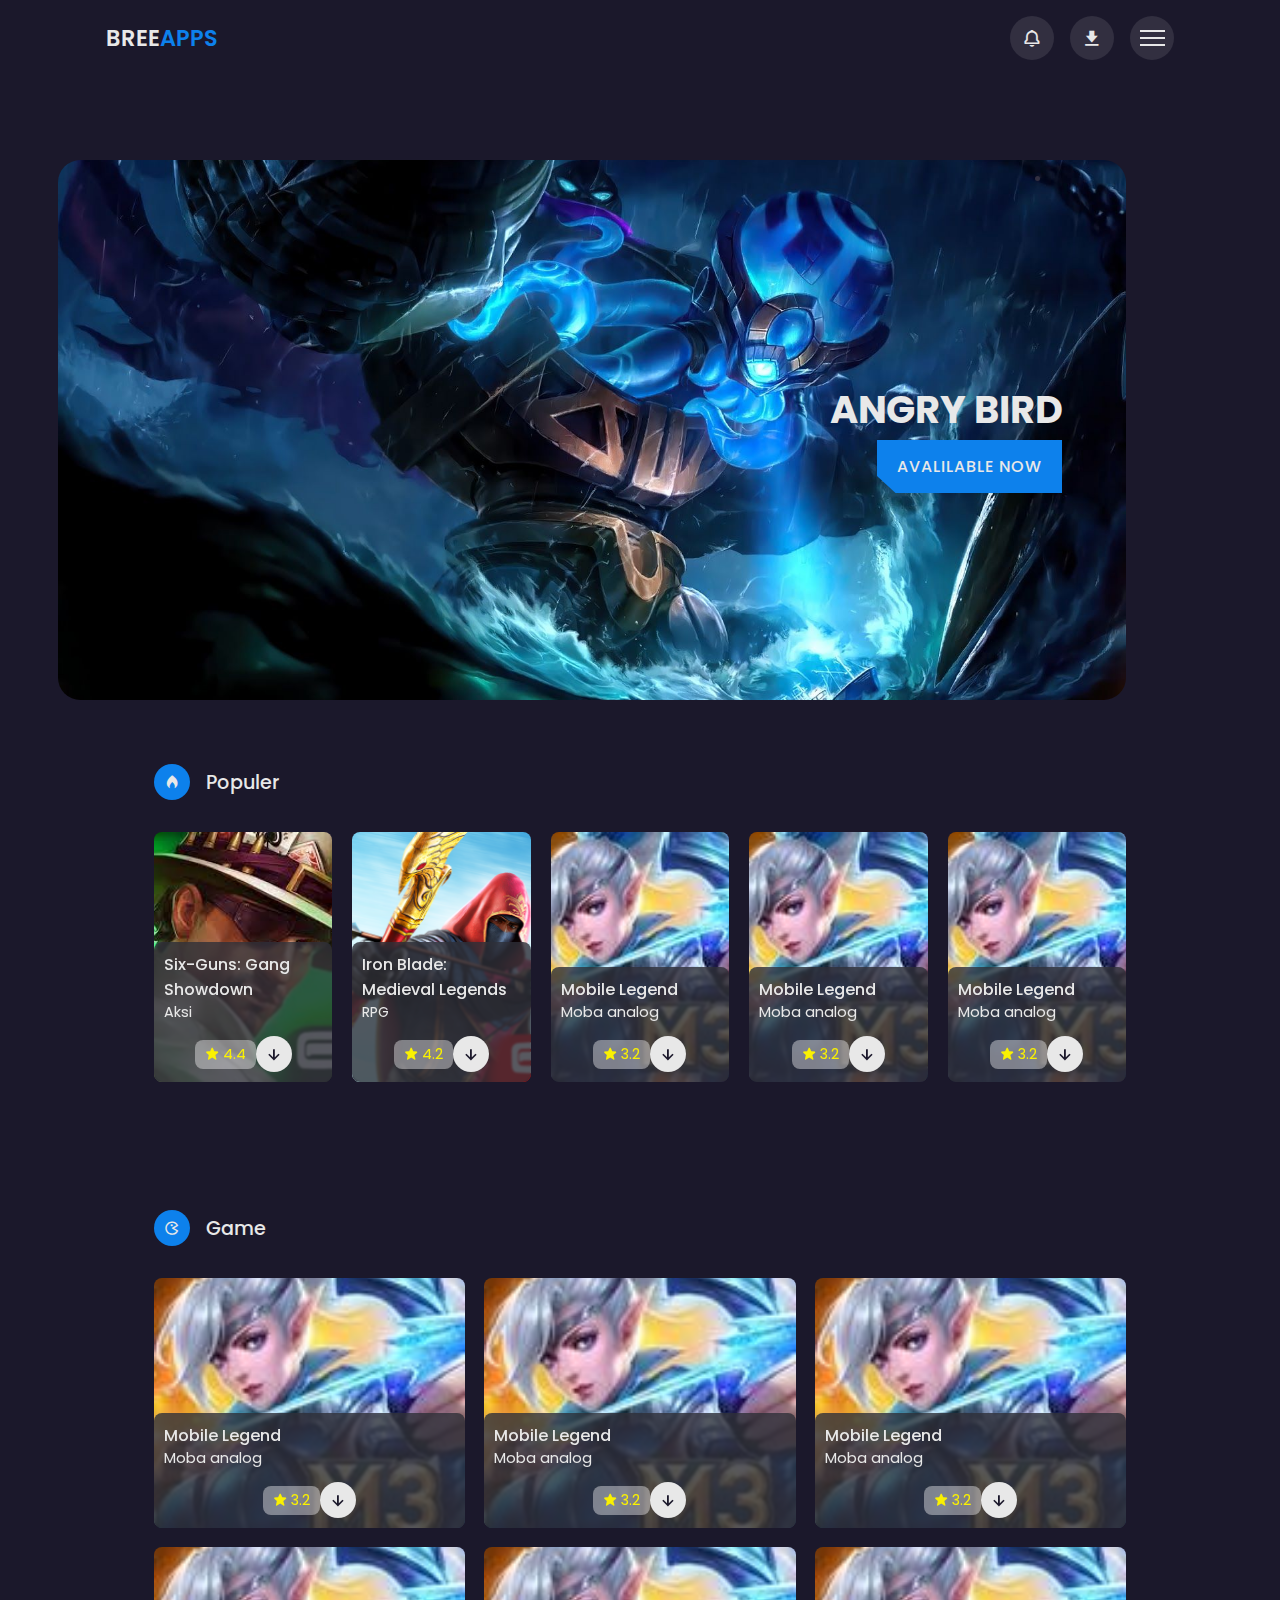
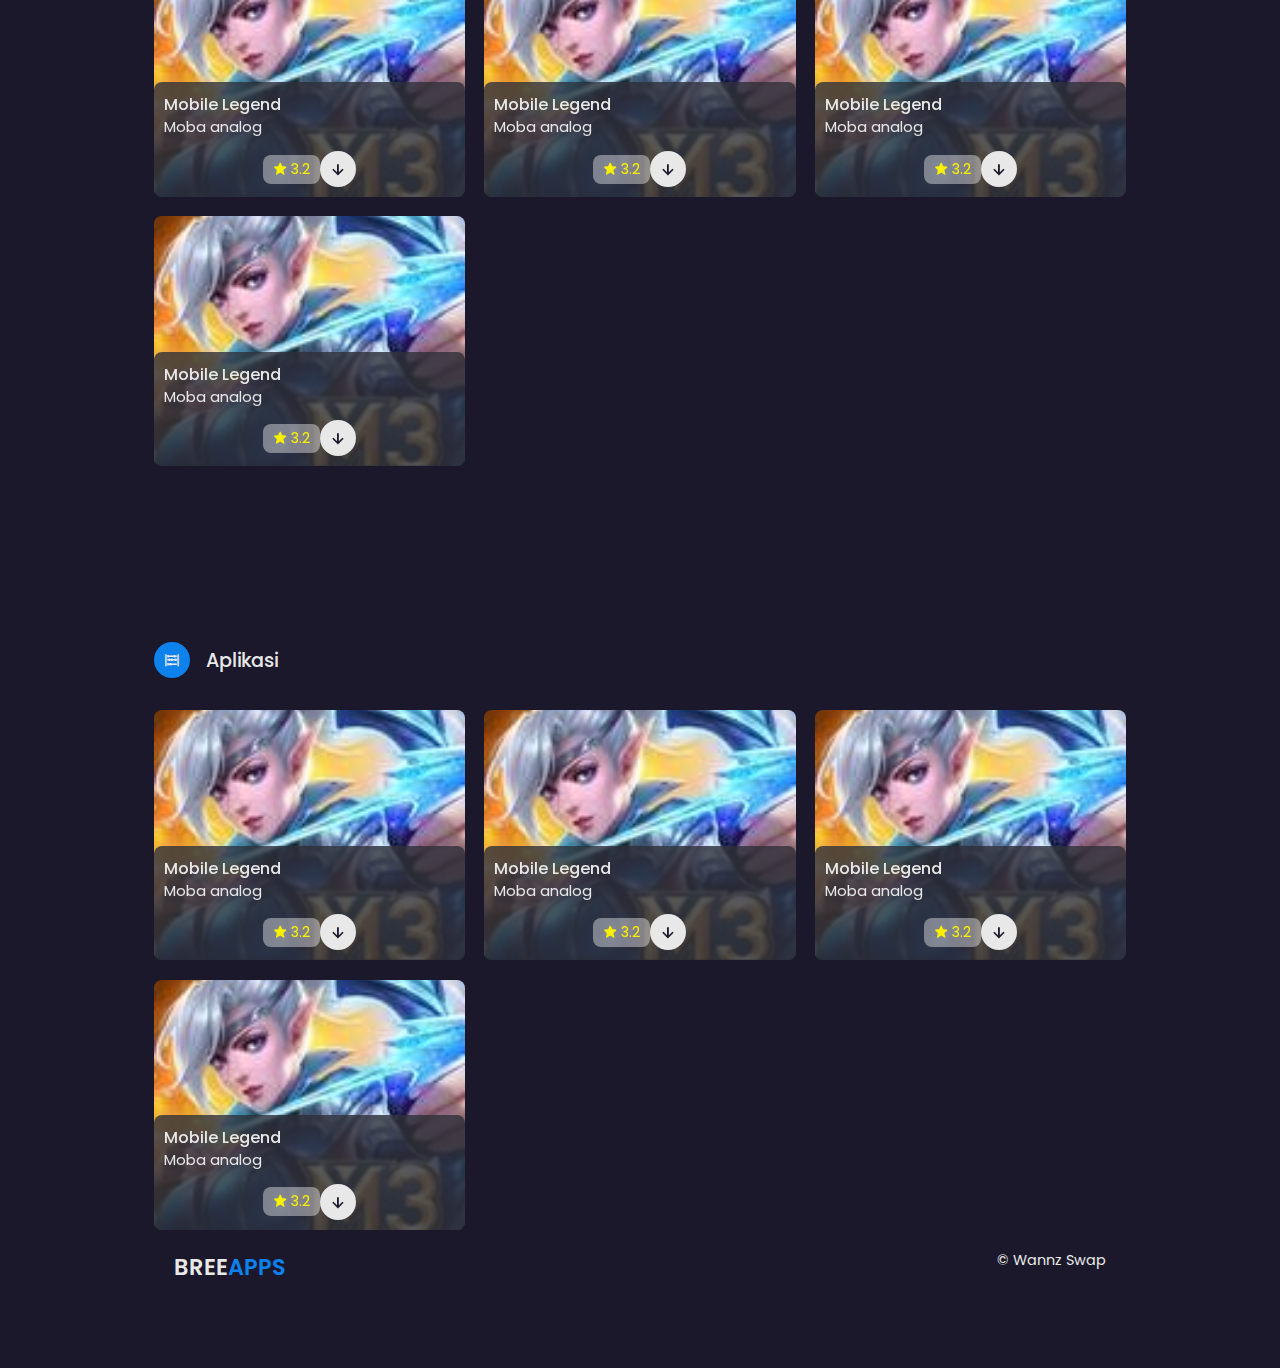
<file: index.html>
<!DOCTYPE html>
<html lang="en">

<head>
    <meta charset="UTF-8">
    <meta http-equiv="X-UA-Compatible" content="IE=edge">
    <meta name="viewport" content="width=device-width, initial-scale=1.0">
    <title>BreeApps</title>
    <link rel="stylesheet" href="css/style.css">
    <link rel="shortcut icon" href="img/slide.jpg" type="image/x-icon">
    <link href='https://unpkg.com/boxicons@2.1.2/css/boxicons.min.css' rel='stylesheet'>
    <link rel="stylesheet" href="css/swiper-bundle.css">
    <link rel="stylesheet" href="https://cdn.jsdelivr.net/npm/swiper@8/swiper-bundle.min.css" />

</head>

<body>
    <div class="progress">
        <div class="progress-bar" id="scrool-bar">

        </div>
    </div>
    <!--Header-->
    <header>
        <!--Nav-->
        <div class="nav container">
            <!--Logo-->
            <a href="index.html" class="logo">Bree<span>Apps</span></a>
            <!--NavIcons-->
            <div class="nav-icons">
                <i class="bx bx-bell bx-tada" id="bell-icon"><span></span></i>
                <i class="bx bxs-download"></i>
                <div class="menu-icon">
                    <div class="line1"></div>
                    <div class="line2"></div>
                    <div class="line3"></div>
                </div>
            </div>
            <div class="menu">
                <img src="img/slide.jpg" alt="">
                <div class="navbar">
                    <li><a href="index.html">Home</a></li>
                    <li><a href="#trending">Trending</a></li>
                    <li><a href="new">New Games</a></li>
                    <li><a href="#action">Action Games</a></li>
                    <li><a href="#contact">Contact</a></li>
                </div>
            </div>






            <div class="notification">
                <div class="notification-box">
                    <i class='bx bxs-check-circle'></i>
                    <p>File anda sedang di download</p>
                </div>
                <div class="notification-box box-color">
                    <i class='bx bxs-x-circle'></i>
                    <p>File error tidak bisa di download</p>
                </div>
            </div>
        </div>
    </header>

    <section class="home container" id="home">
        <img src="img/slide.jpg" alt="" srcset="">
        <div class="home-text">
            <h1>Angry Bird</h1>
            <a href="#" class="btn">Avalilable now</a>
    </section>




    <section class="trending container">
        <div class="heading">
            <i class="bx bxs-flame"></i>
            <h2>Populer</h2>
        </div>





        <div class="trending-content swiper">
            <div class="swiper-wrapper">

                <!--Slide1-->
                <div class="swiper-slide">
                    <div class="box">
                        <img src="img/six-guns.jpg" alt="" srcset="">
                        <div class="box-text">
                            <h2>Six-Guns: Gang Showdown</h2>
                            <h3>Aksi</h3>
                            <div class="rating-download">
                                <div class="rating">
                                    <i class="bx bxs-star"></i>
                                    <span>4.4</span>
                                </div>
                                <a href="six-guns.html" class="box-btn"><i class='bx bx-down-arrow-alt'></i></a>
                            </div>
                        </div>
                    </div>
                </div>
                <!--Slide3-->
                <div class="swiper-slide">
                    <div class="box">
                        <img src="img/Iron Blade-logo.png" alt="" srcset="">
                        <div class="box-text">
                            <h2>Iron Blade: Medieval Legends</h2>
                            <h3>RPG</h3>
                            <div class="rating-download">
                                <div class="rating">
                                    <i class="bx bxs-star"></i>
                                    <span>4.2</span>
                                </div>
                                <a href="download.html" class="box-btn"><i class='bx bx-down-arrow-alt'></i></a>
                            </div>
                        </div>
                    </div>
                </div>


                <!--Slide4-->
                <div class="swiper-slide">
                    <div class="box">
                        <img src="img/mlbb.jpg" alt="" srcset="">
                        <div class="box-text">
                            <h2>Mobile Legend</h2>
                            <h3>Moba analog</h3>
                            <div class="rating-download">
                                <div class="rating">
                                    <i class="bx bxs-star"></i>
                                    <span>3.2</span>
                                </div>
                                <a href="#" class="box-btn"><i class='bx bx-down-arrow-alt'></i></a>
                            </div>
                        </div>
                    </div>
                </div>
                <!--Slide5-->
                <div class="swiper-slide">
                    <div class="box">
                        <img src="img/mlbb.jpg" alt="" srcset="">
                        <div class="box-text">
                            <h2>Mobile Legend</h2>
                            <h3>Moba analog</h3>
                            <div class="rating-download">
                                <div class="rating">
                                    <i class="bx bxs-star"></i>
                                    <span>3.2</span>
                                </div>
                                <a href="#" class="box-btn"><i class='bx bx-down-arrow-alt'></i></a>
                            </div>
                        </div>
                    </div>
                </div>
                <!--Slide6-->
                <div class="swiper-slide">
                    <div class="box">
                        <img src="img/mlbb.jpg" alt="" srcset="">
                        <div class="box-text">
                            <h2>Mobile Legend</h2>
                            <h3>Moba analog</h3>
                            <div class="rating-download">
                                <div class="rating">
                                    <i class="bx bxs-star"></i>
                                    <span>3.2</span>
                                </div>
                                <a href="#" class="box-btn"><i class='bx bx-down-arrow-alt'></i></a>
                            </div>
                        </div>
                    </div>
                </div>




            </div>
        </div>

    </section>






    <section class="new container" id="new">
        <div class="heading">
            <i class="bx bx-game"></i>
            <h2>Game</h2>
        </div>

        <div class="new-content">
            <!--Box1-->
            <div class="box">
                <img src="img/mlbb.jpg" alt="" srcset="">
                <div class="box-text">
                    <h2>Mobile Legend</h2>
                    <h3>Moba analog</h3>
                    <div class="rating-download">
                        <div class="rating">
                            <i class="bx bxs-star"></i>
                            <span>3.2</span>
                        </div>
                        <a href="#" class="box-btn"><i class='bx bx-down-arrow-alt'></i></a>
                    </div>
                </div>
            </div>

            <!--Box1-->
            <div class="box">
                <img src="img/mlbb.jpg" alt="" srcset="">
                <div class="box-text">
                    <h2>Mobile Legend</h2>
                    <h3>Moba analog</h3>
                    <div class="rating-download">
                        <div class="rating">
                            <i class="bx bxs-star"></i>
                            <span>3.2</span>
                        </div>
                        <a href="#" class="box-btn"><i class='bx bx-down-arrow-alt'></i></a>
                    </div>
                </div>
            </div>

            <!--Box1-->
            <div class="box">
                <img src="img/mlbb.jpg" alt="" srcset="">
                <div class="box-text">
                    <h2>Mobile Legend</h2>
                    <h3>Moba analog</h3>
                    <div class="rating-download">
                        <div class="rating">
                            <i class="bx bxs-star"></i>
                            <span>3.2</span>
                        </div>
                        <a href="#" class="box-btn"><i class='bx bx-down-arrow-alt'></i></a>
                    </div>
                </div>
            </div>

            <!--Box1-->
            <div class="box">
                <img src="img/mlbb.jpg" alt="" srcset="">
                <div class="box-text">
                    <h2>Mobile Legend</h2>
                    <h3>Moba analog</h3>
                    <div class="rating-download">
                        <div class="rating">
                            <i class="bx bxs-star"></i>
                            <span>3.2</span>
                        </div>
                        <a href="#" class="box-btn"><i class='bx bx-down-arrow-alt'></i></a>
                    </div>
                </div>
            </div>

            <!--Box1-->
            <div class="box">
                <img src="img/mlbb.jpg" alt="" srcset="">
                <div class="box-text">
                    <h2>Mobile Legend</h2>
                    <h3>Moba analog</h3>
                    <div class="rating-download">
                        <div class="rating">
                            <i class="bx bxs-star"></i>
                            <span>3.2</span>
                        </div>
                        <a href="#" class="box-btn"><i class='bx bx-down-arrow-alt'></i></a>
                    </div>
                </div>
            </div>

            <!--Box1-->
            <div class="box">
                <img src="img/mlbb.jpg" alt="" srcset="">
                <div class="box-text">
                    <h2>Mobile Legend</h2>
                    <h3>Moba analog</h3>
                    <div class="rating-download">
                        <div class="rating">
                            <i class="bx bxs-star"></i>
                            <span>3.2</span>
                        </div>
                        <a href="#" class="box-btn"><i class='bx bx-down-arrow-alt'></i></a>
                    </div>
                </div>
            </div>
            <!--Box1-->
            <div class="box">
                <img src="img/mlbb.jpg" alt="" srcset="">
                <div class="box-text">
                    <h2>Mobile Legend</h2>
                    <h3>Moba analog</h3>
                    <div class="rating-download">
                        <div class="rating">
                            <i class="bx bxs-star"></i>
                            <span>3.2</span>
                        </div>
                        <a href="#" class="box-btn"><i class='bx bx-down-arrow-alt'></i></a>
                    </div>
                </div>
            </div>



        </div>


        <div class="next-page">
            <a href="#">Next Page</a>
        </div>
    </section>



    <section class="new container" id="new">
        <div class="heading">
            <i class="bx bx-abacus"></i>
            <h2>Aplikasi</h2>
        </div>

        <div class="new-content">
            <!--Box1-->
            <div class="box">
                <img src="img/mlbb.jpg" alt="" srcset="">
                <div class="box-text">
                    <h2>Mobile Legend</h2>
                    <h3>Moba analog</h3>
                    <div class="rating-download">
                        <div class="rating">
                            <i class="bx bxs-star"></i>
                            <span>3.2</span>
                        </div>
                        <a href="#" class="box-btn"><i class='bx bx-down-arrow-alt'></i></a>
                    </div>
                </div>
            </div>

            <!--Box2-->
            <div class="box">
                <img src="img/mlbb.jpg" alt="" srcset="">
                <div class="box-text">
                    <h2>Mobile Legend</h2>
                    <h3>Moba analog</h3>
                    <div class="rating-download">
                        <div class="rating">
                            <i class="bx bxs-star"></i>
                            <span>3.2</span>
                        </div>
                        <a href="#" class="box-btn"><i class='bx bx-down-arrow-alt'></i></a>
                    </div>
                </div>
            </div>

            <!--Box3-->
            <div class="box">
                <img src="img/mlbb.jpg" alt="" srcset="">
                <div class="box-text">
                    <h2>Mobile Legend</h2>
                    <h3>Moba analog</h3>
                    <div class="rating-download">
                        <div class="rating">
                            <i class="bx bxs-star"></i>
                            <span>3.2</span>
                        </div>
                        <a href="#" class="box-btn"><i class='bx bx-down-arrow-alt'></i></a>
                    </div>
                </div>
            </div>
            
            <!--Box4-->
            <div class="box">
                <img src="img/mlbb.jpg" alt="" srcset="">
                <div class="box-text">
                    <h2>Mobile Legend</h2>
                    <h3>Moba analog</h3>
                    <div class="rating-download">
                        <div class="rating">
                            <i class="bx bxs-star"></i>
                            <span>3.2</span>
                        </div>
                        <a href="#" class="box-btn"><i class='bx bx-down-arrow-alt'></i></a>
                    </div>
                </div>
            </div>

        </div>



        <div class="copyright container">
            <a href="#" class="logo">Bree<span>Apps</span></a>
            <p>&#169; Wannz Swap</p>
        </div>
</body>
<script src="js/swiper-bundle.min.js"></script>
<script src="js/main.js"></script>

</html>
</file>
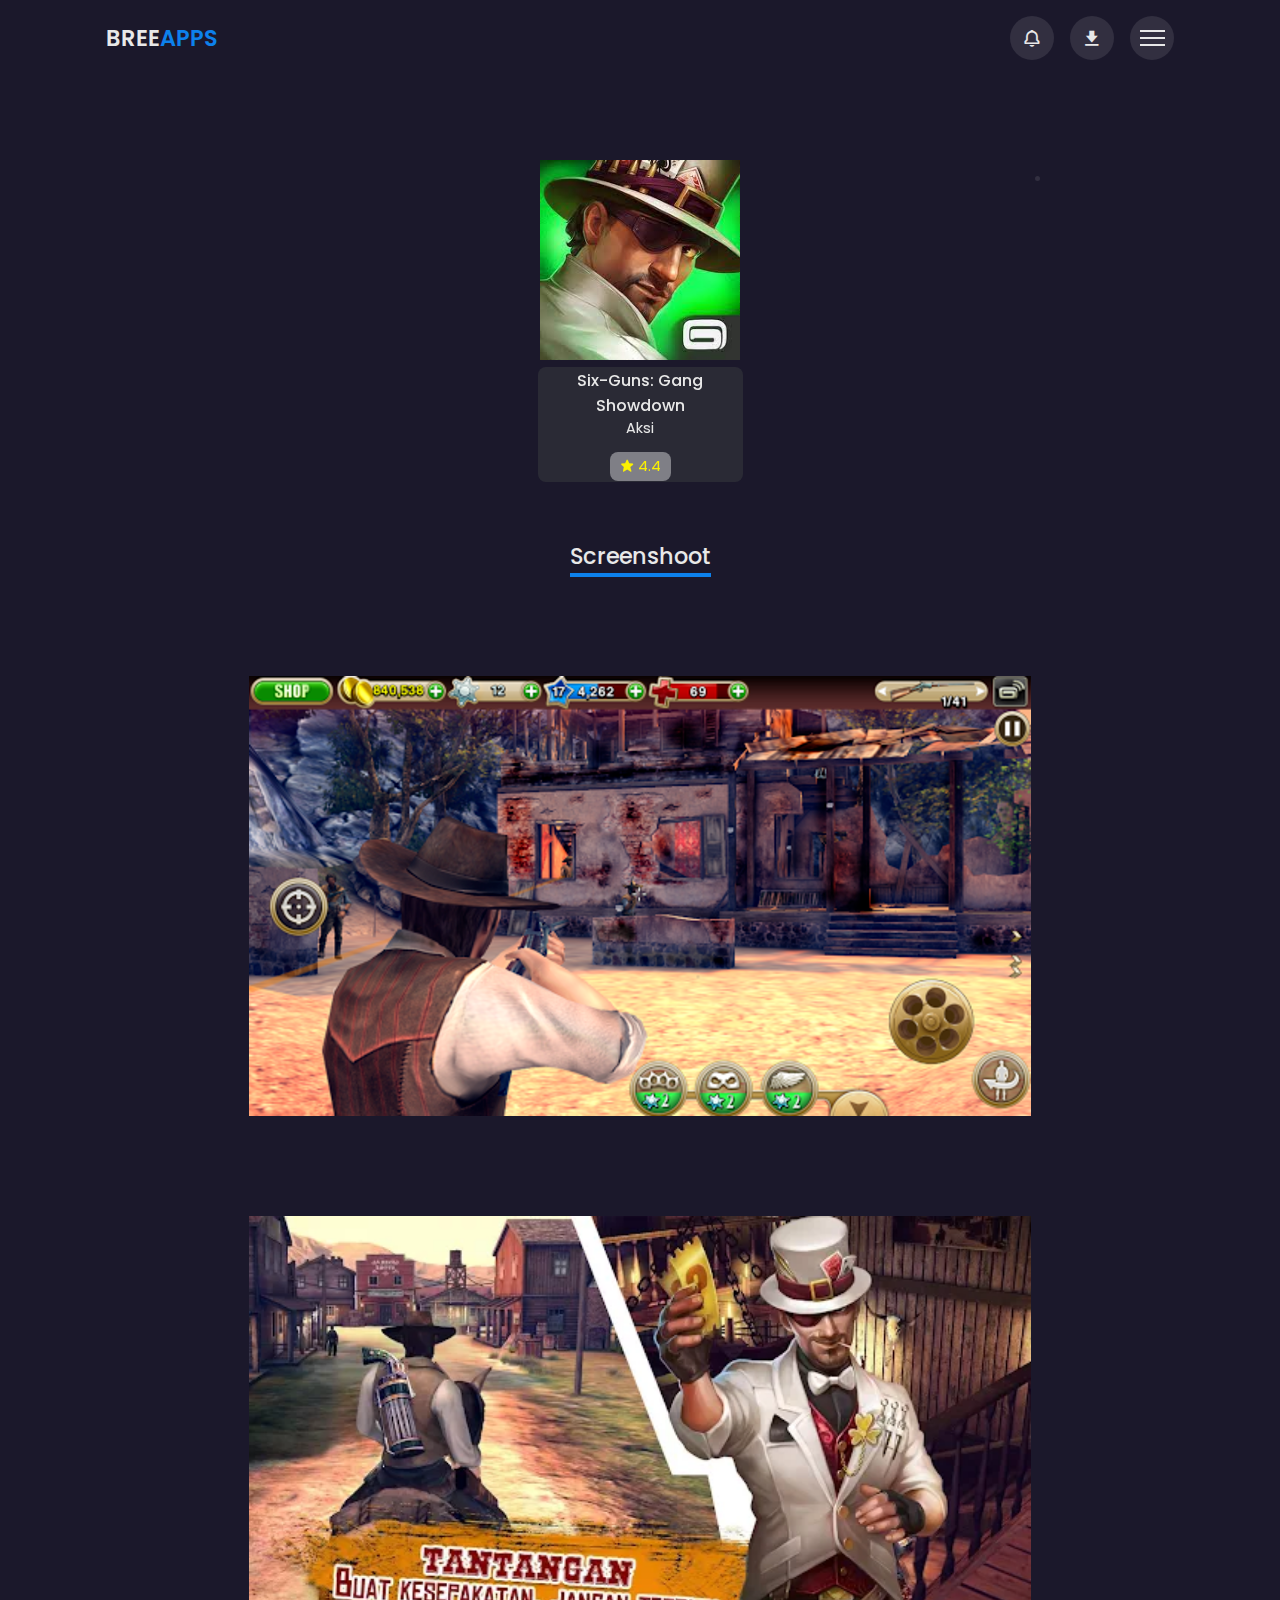
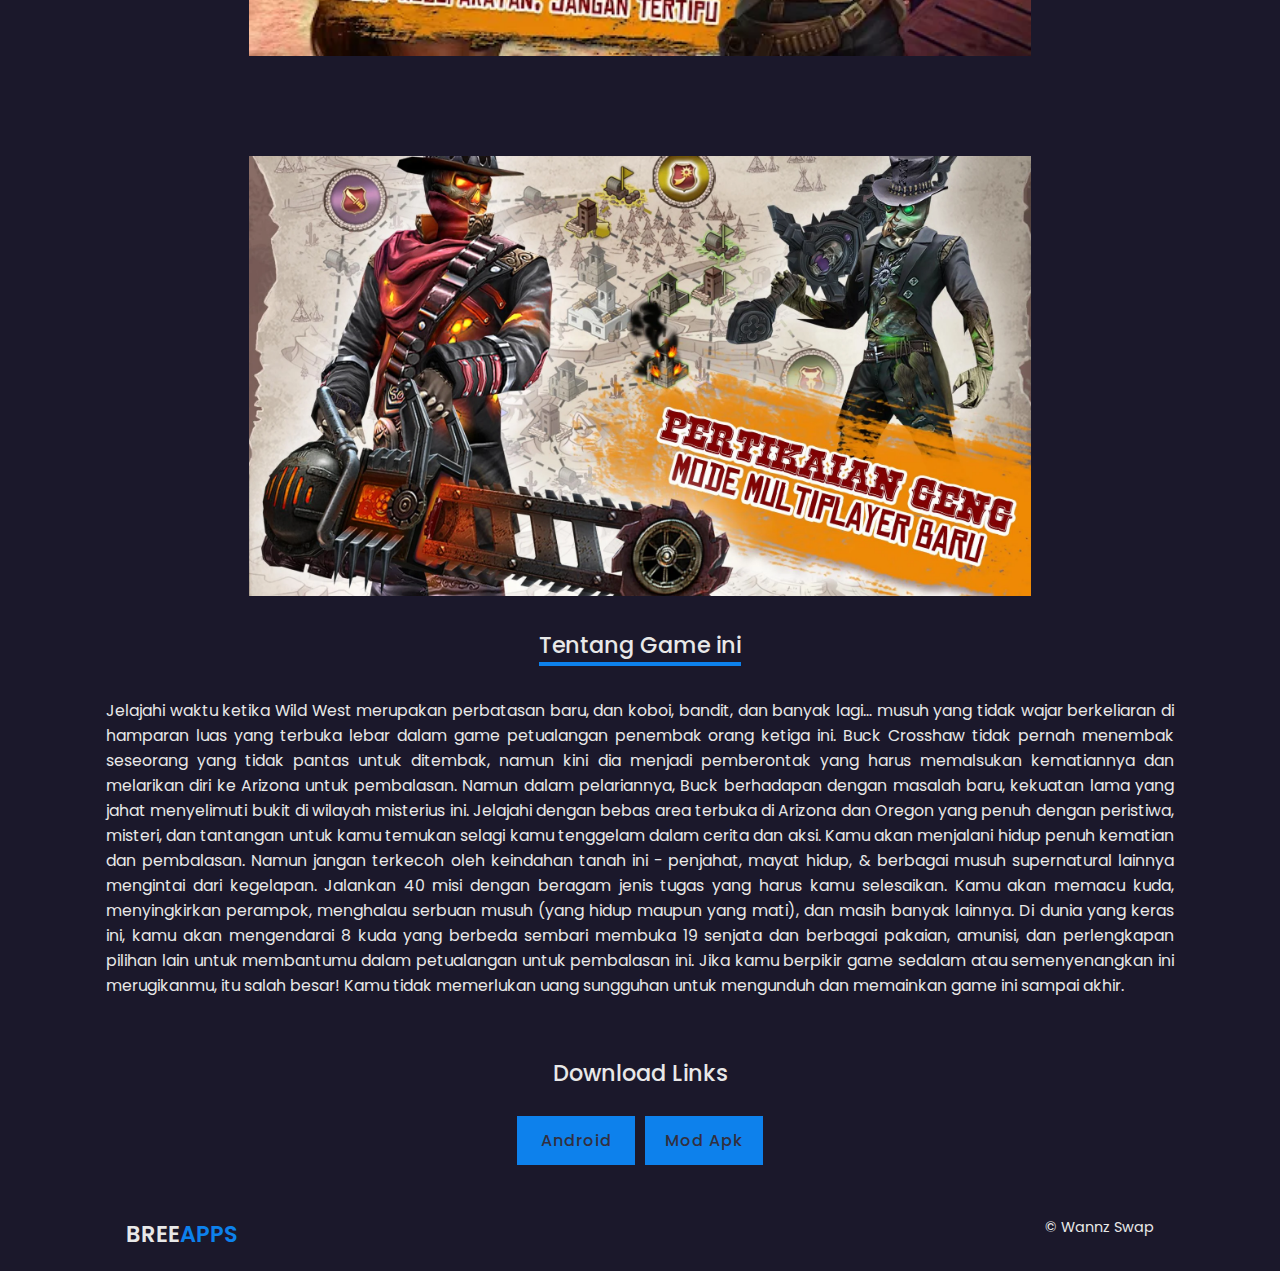
<file: six-guns.html>
<!DOCTYPE html>
<html lang="en">

<head>
    <meta charset="UTF-8">
    <meta http-equiv="X-UA-Compatible" content="IE=edge">
    <meta name="viewport" content="width=device-width, initial-scale=1.0">
    <title>BreeApps</title>
    <link rel="stylesheet" href="css/style.css">
    <link rel="shortcut icon" href="img/slide.jpg" type="image/x-icon">
    <link href='https://unpkg.com/boxicons@2.1.2/css/boxicons.min.css' rel='stylesheet'>
    <link rel="stylesheet" href="css/swiper-bundle.css">
    <link rel="stylesheet" href="https://cdn.jsdelivr.net/npm/swiper@8/swiper-bundle.min.css" />

</head>
<body>
    <div class="progress">
        <div class="progress-bar" id="scrool-bar">

        </div>
    </div>
    <!--Header-->
    <header>
        <!--Nav-->
        <div class="nav container">
            <!--Logo-->
            <a href="index.html" class="logo">Bree<span>Apps</span></a>
            <!--NavIcons-->
            <div class="nav-icons">
                <i class="bx bx-bell bx-tada" id="bell-icon"><span></span></i>
                <i class="bx bxs-download"></i>
                <div class="menu-icon">
                    <div class="line1"></div>
                    <div class="line2"></div>
                    <div class="line3"></div>
                </div>
            </div>
            <div class="menu">
                <img src="img/slide.jpg" alt="">
                <div class="navbar">
                    <li><a href="index.html">Home</a></li>
                    <li><a href="#trending">Trending</a></li>
                    <li><a href="new">New Games</a></li>
                    <li><a href="#action">Action Games</a></li>
                    <li><a href="#contact">Contact</a></li>
                </div>
            </div>






            <div class="notification">
                <div class="notification-box">
                    <i class='bx bxs-check-circle'></i>
                    <p>File anda sedang di download</p>
                </div>
                <div class="notification-box box-color">
                    <i class='bx bxs-x-circle'></i>
                    <p>File error tidak bisa di download</p>
                </div>
            </div>
        </div>
    </header>


    
        <div class="box-download">
            <img src="img/six-guns.jpg" alt="" srcset="">
            <div class="box-text">
                <h2>Six-Guns: Gang Showdown</h2>
                <h3>Aksi</h3>
                <div class="rating-download">
                    <div class="rating">
                        <i class="bx bxs-star"></i>
                        <span>4.4</span>
                    </div>
                    
                </div>
            </div>
        </div>
    </div>


    <div class="screenshoot container">
        <h2>Screenshoot</h2>
        <div class="screenshot-content">
            <img src="img/six-guns-ss4.png" alt="" srcset="">
            <img src="img/six-guns-ss2.webp" alt="" srcset="">
            <img src="img/six-guns-ss3.webp" alt="" srcset="">
        </div>
    </div>


    

    <div class="about container">
        <h2>Tentang Game ini</h2>
        <p>Jelajahi waktu ketika Wild West merupakan perbatasan baru, dan koboi, bandit, dan banyak lagi… musuh yang tidak wajar berkeliaran di hamparan luas yang terbuka lebar dalam game petualangan penembak orang ketiga ini.
            Buck Crosshaw tidak pernah menembak seseorang yang tidak pantas untuk ditembak, namun kini dia menjadi pemberontak yang harus memalsukan kematiannya dan melarikan diri ke Arizona untuk pembalasan. Namun dalam pelariannya, Buck berhadapan dengan masalah baru, kekuatan lama yang jahat menyelimuti bukit di wilayah misterius ini.
            Jelajahi dengan bebas area terbuka di Arizona dan Oregon yang penuh dengan peristiwa, misteri, dan tantangan untuk kamu temukan selagi kamu tenggelam dalam cerita dan aksi. Kamu akan menjalani hidup penuh kematian dan pembalasan. Namun jangan terkecoh oleh keindahan tanah ini - penjahat, mayat hidup, & berbagai musuh supernatural lainnya mengintai dari kegelapan.
            Jalankan 40 misi dengan beragam jenis tugas yang harus kamu selesaikan. Kamu akan memacu kuda, menyingkirkan perampok, menghalau serbuan musuh (yang hidup maupun yang mati), dan masih banyak lainnya.
            Di dunia yang keras ini, kamu akan mengendarai 8 kuda yang berbeda sembari membuka 19 senjata dan berbagai pakaian, amunisi, dan perlengkapan pilihan lain untuk membantumu dalam petualangan untuk pembalasan ini.
            Jika kamu berpikir game sedalam atau semenyenangkan ini merugikanmu, itu salah besar! Kamu tidak memerlukan uang sungguhan untuk mengunduh dan memainkan game ini sampai akhir.
        </p>

    </div>

    



    <div class="download">
        <h2>Download Links</h2>
        <div class="download-links">
            <a href="https://cararegistrasi.com/bSwFg14U">Android</a>
            <a href="#">Mod Apk</a>

        </div>
    </div>

    <div class="copyright container">
        <a href="#" class="logo">Bree<span>Apps</span></a>
        <p>&#169; Wannz Swap</p>
    </div>
</body>
<script src="js/swiper-bundle.min.js"></script>
<script src="js/main.js"></script>

</html>
</file>
<file: css/style.css>
@import url('https://fonts.googleapis.com/css2?family=Poppins:ital,wght@0,500;0,600;0,700;1,400&display=swap');


* {

    font-family: 'Poppins', sans-serif;
    margin: 0;
    padding: 0;
    scroll-behavior: smooth;
    box-sizing: border-box;
    list-style: none;
    text-decoration: none;
    scroll-padding-top: 2rem;
}

    :root {
        --main-color: #0d81ec;

        --dark-color: #1b182b;

        --light-color: #322f40;

        --text-color: hsl(0, 0%, 91%);

    }

::selection {
    color: var(--text-color);
    background: var(--main-color);
}

section {
    padding: 4rem 3rem;
}

img {
    width: 100%;
}

body {
    color: var(--text-color);
    background: var(--dark-color);

}

.container {
    max-width: 1068px;
    margin: auto;
    width: 100%;
}

header {
    position: fixed;
    top: 0;
    left: 0;
    width: 100%;
    background: var(--dark-color);
    z-index: 100;
}

.nav {
    display: flex;
    align-items: center;
    justify-content: center;
    padding: 16px 0;

}

.logo {
    font-size: 1.4rem;
    font-weight: 600;
    color: var(--text-color);
    text-transform: uppercase;
    margin: 0 auto 0 0;
}

.logo span {
    color: var(--main-color);
}

.nav-icons {
    display: flex;
    align-items: center;
    column-gap: 1rem;
}

.nav-icons .bx {
    font-size: 20px;
    width: 44px;
    height: 44px;
    display: grid;
    place-items: center;
    color: var(--text-color);
    background: var(--light-color);
    border-radius: 50%;
    cursor: pointer;
}

#bell-icon {
    position: relative;
}

#bell-icon span {
    content: '';
    width: 5px;
    height: 5px;
    border-radius: 50%;
    background: var(--light-color);
    position: absolute;
    top: 10rem;
    right: 14px;
}

.menu-icon {
    display: flex;
    flex-direction: column;
    align-items: center;
    justify-content: center;
    row-gap: 5px;
    width: 44px;
    height: 44px;
    border-radius: 50%;
    background: var(--light-color);
    z-index: 200;
    transition: 0.3s;
}

.menu-icon div {
    display: block;
    background: var(--text-color);
    height: 2px;
    width: 25px;
    transition: 0.3s;

}

.move .line1 {
    transform: rotate(-45deg) translate(-5px, 5px);
}

.move .line2 {
    opacity: 0;
}

.move .line3 {
    transform: rotate(45deg) translate(-5px, -5px);
}

.menu {
    position: fixed;
    left: 0;
    top: 0;
    width: 100%;
    height: 100vh;
    background: rgb(0, 0, 14, 0.9);
    z-index: 106;
    display: flex;
    align-items: center;
    justify-content: space-between;
    transition: 0.5s;
    clip-path: circle(0% at 100% 0%);
}

.menu.active {
    clip-path: circle(144% at 100% 0%);
}

.menu img {
    width: 700px;
}

.navbar {
    display: grid;
    row-gap: 1rem;
    text-align: right;
    padding-right: 2rem;
}

.navbar a {
    font-size: 1.2rem;
    color: var(--text-color);
    font-weight: 500;
    transition: 0.2s;

}

.navbar a:hover {
    border-bottom: 4px solid var(--main-color);
    font-size: 1.5rem;
}

.notification {
    position: absolute;
    top: 110%;
    right: 5rem;
    background: var(--light-color);
    width: 300px;
    height: 350px;
    border-radius: 0.5rem;
    padding: 10px;
    display: flex;
    flex-direction: column;
    row-gap: 1rem;
    clip-path: circle(0% at 100% 0%);

}

.notification.active {
    clip-path: circle(144% at 100% 0%);
    transition: 0.3s;
}

.notification-box {
    display: flex;
    align-items: baseline;
    column-gap: 1rem;
    border-radius: 0.5rem;
    background: var(--dark-color);
    padding: 10px;


}

.notification-box .bx {
    color: #faf102;
}

.box-color .bx {
    color: var(--main-color);


}

.box-color {
    background: hsl(0, 0%, 100%, 0.4);
}







.home {
    position: relative;
    min-height: 540px;
    display: flex;
    align-items: center;
    justify-content: flex-end;
    margin-top: 10rem;

}

.home img {
    position: absolute;
    width: 100%;
    height: 100%;
    object-fit: cover;
    border-radius: 1.4rem;
    z-index: -1;
}

.home-text {
    padding-right: 4rem;
    text-align: right;

}

.home-text h1 {
    font-size: 2.4rem;
    text-transform: uppercase;
    color: var(--text-color);
    margin-bottom: 1rem;
}

.btn {
    background: var(--main-color);
    padding: 15px 20px;
    color: var(--text-color);
    text-transform: uppercase;
    font-size: 1rem;
    letter-spacing: 1px;
    font-weight: 500;
    clip-path: polygon(0 0, 100% 0%, 100% 100%, 10% 100%, 0% 68%);
}

.btn:hover {
    background: var(--light-color);
    transition: 0.3s all linear;
}






.heading {
    display: flex;
    align-items: center;
    column-gap: 1rem;
    margin-bottom: 2rem;
}

.heading .bx {
    font: 21 px;
    color: var(--text-color);
    background: var(--main-color);
    padding: 10px;
    border-radius: 5rem;
}

.heading h2 {
    font-size: 1.2rem;
    font-weight: 500;
}


.box {
    position: relative;
    width: 100%;
    height: 250px;
    border-radius: 0.5;
}

.box img {
    width: 100%;
    height: 100%;
    object-fit: cover;
    border-radius: 0.5rem;

}

.box .box-text {
    position: absolute;
    right: 0;
    left: 0;
    bottom: 0;
    padding: 10px;
    background: hsl(227, 10%, 20%, 0.8);
    backdrop-filter: blur(1px);
    border-radius: 0.5rem;


}

.box .box-text h2 {
    font-size: 1rem;
    font-weight: 500;
}

.box .box-text h3 {
    font-size: 0.9rem;
    font-weight: 400;
    margin-bottom: 0.8rem;
}

.rating-download {
    display: flex;
    justify-content: space-between;
}

.rating {

    display: flex;
    align-items: center;
    column-gap: 4px;
    background: hsl(0, 0%, 100%, 0.4);
    padding: 4px 10px;
    border-radius: 0.5rem;
}

.rating .bx {
    color: #faf102;
    font-size: 0.9rem;
}

.rating span {
    color: #faf102;
    font-size: 0.9rem;
}

.box-btn .bx {

    padding: 8px;
    background: var(--text-color);
    border-radius: 5rem;
    color: var(--dark-color);
    font-weight: 400;
    font-size: 20px;

}

.box-btn .bx:hover {
    background: var(--main-color);
}











.new-content {
    display: grid;
    grid-template-columns: repeat(auto-fit, minmax(250px, auto));
    gap: 1.2rem;
}

.next-page {

    display: flex;
    justify-content: center;
    align-items: center;
    margin-top: 3rem;
}

.next-page a {
    display: none;
    background: var(--main-color);
    padding: 12px 20px;
    color: var(--text-color);
    letter-spacing: 1px;
    font-weight: 500;
}

.next-page a:hover {
    background: var(--light-color);
    transition: 0.3s all linear;
}

.copyright {
    display: flex;
    justify-content: space-between;
    padding: 20px;
}

.copyright p {
    font-size: 0.9rem;
    color: var(--text-color);

}

.video-container video {
    width: 100%;
    aspect-ratio: 16/9;
}

.video-container {
    margin-top: 5rem;
}

.about {
    text-align: center;
    margin-top: 2rem;
}

.about h2 {
    display: inline-flex;
    font-size: 1.4rem;
    font-weight: 500;
    border-bottom: 4px solid var(--main-color);
}

.about p {
    font-size: 0.983rem;
    margin-top: 2rem;
    text-align: justify;
}


.screenshoot {
    text-align: center;
    margin-top: 10rem;
}

.screenshoot h2 {
    display: inline-flex;
    font-size: 1.4rem;
    font-weight: 500;
    border-bottom: 4px solid var(--main-color);
    margin: 1.2rem 0;
}

.screenshot-content {
    display: grid;
    grid-template-columns: repeat(auto-fit, minmax(px, auto));
    gap: 20px;
    justify-content: center;
    max-width: 800px;
    margin: auto;
    width: 100%;
}

.screenshot-content img {
    margin-top: 5rem;
    width: 100%;
    height: 440px;
    object-fit: cover;
}

.download {
    max-width: 800px;
    margin: auto;
    width: 100%;
    display: grid;
    justify-content: center;
    margin-top: 2rem;

}

.download h2 {
    text-align: center;
    font-size: 1.4rem;
    font-weight: 500;
    margin: 1.6rem 0;
}

.download-links {
    display: grid;
    grid-template-columns: repeat(2, 1fr);
    gap: 10px;
    margin-bottom: 2rem;
}

.download-links a {
    text-align: center;
    background: var(--main-color);
    padding: 12px 20px;
    color: var(--light-color);
    letter-spacing: 1px;
    font-weight: 500;
}

.download-links a:hover {
    background: var(--light-color);
    color: var(--text-color);
    transition: 0.3s all linear;
}








.box-download {
    margin-top: 10rem;
    width: 100%;
    height: 200px;
    border-radius: 0.5;


}

.box-download img {

    width: 100%;
    height: 100%;
    object-fit: contain;
    border-radius: 0.5rem;


}

.box-download .box-text {
    width: 205px;
    margin: 0 auto;
    justify-content: center;
    align-items: center;
    text-align: center;
    padding: 1px;
    background: hsl(227, 10%, 20%, 0.8);
    backdrop-filter: blur(4px);
    border-radius: 0.5rem;



}

.box-download .box-text h2 {
    font-size: 1rem;
    font-weight: 500;

}

.box-download .box-text h3 {
    align-items: center;
    font-size: 0.9rem;
    font-weight: 400;
    margin-bottom: 0.8rem;
}

.rating-download {
    align-items: center;
    display: flex;
    justify-content: center;
}

.rating {
    display: flex;
    align-items: center;
    justify-content: center;
    column-gap: 4px;
    background: hsl(0, 0%, 100%, 0.4);
    padding: 4px 10px;
    border-radius: 0.5rem;
}

.rating .bx {
    color: #faf102;
    font-size: 0.9rem;
}

.rating span {
    color: #faf102;
    font-size: 0.9rem;
}


html::-webkit-scrollbar {
    display: none;
}

.progress {
    position: fixed;
    top: 0;
    left: 0;
    width: 100%;
    height: 4px;
    z-index: 300;
}

.progress-bar {
    height: 4px;
    background: var(--main-color);
    width: 0%;
}





@media (max-width: 1080px) {
    .container {
        margin: 0 auto;
        width: 90%;
    }

    .nav {
        padding: 10px 0;
    }

    .notification {
        right: 4rem;
    }

    .menu img {
        width: 500px;
    }

    section {
        padding: 3rem 0 2rem;
    }

    .home {
        margin-top: 4rem !important;
        min-height: 440px;
    }

    .home img {
        border-radius: 1rem;
    }

    .new-content {
        grid-template-columns: repeat(auto-fit, minmax(200px, auto));
    }
    .screenshoot {
        margin-top: 10rem;
    }

}

@media (max-width: 774px) {
    .notification {
        right: 2.5rem;
    }

    .menu img {
        width: 400px;
    }

    .home {
        min-height: 300px;
    }

    .home-text h1 {
        font-size: 2rem;
    }

    .btn {
        padding: 12px 17px;
    }

    .screenshoot-content {
        grid-template-columns: repeat(auto-fit, minmax(200px, 200px));
    }
    .screenshoot {
        margin-top: 10rem;
    }
    .box {
        width: 100%;
        height: 340px;
    }
   

}

@media (max-width: 560px) {
    .menu img {
        display: none;
    }

    .menu {
        justify-content: flex-end;
    }

    .nav {
        padding: 8px 0;
    }

    .nav-icons .bx,
    .menu-icon {
        height: 40px;
        width: 40px;
    }

    .home {
        min-height: 240px;
    }

    .home-text {
        padding-right: 1rem;
    }

    p {
        font-size: 0.875rem;
    }

    .download-links {

        grid-template-columns: 1fr;

    }

}

@media (max-width: 368px) {
    .logo {
        font-size: 1.2rem;
    }

    .navbar a {
        font-size: 1.3rem;
    }

    .navbar a:hover {
        font-size: 1.2rem;
    }

    .notification {
        width: 500px;
    }

    .home {
        min-height: 214px;
    }

    .home-text h1 {
        font-size: 1.4rem;
    }

    .heading .bx {
        padding: 8px;
    }

    .heading h2 {
        font-size: 1.1rem;
    }

    .box {
        height: 420px;
    }

    .copyright {
        flex-direction: column;
        align-items: center;
        row-gap: 1rem;
    }

    .copyright .logo {
        margin: 0;
    }

    .about h2,
    .screenshoot h2 {
        font-size: 1.2rem;
    }
}
</file>
